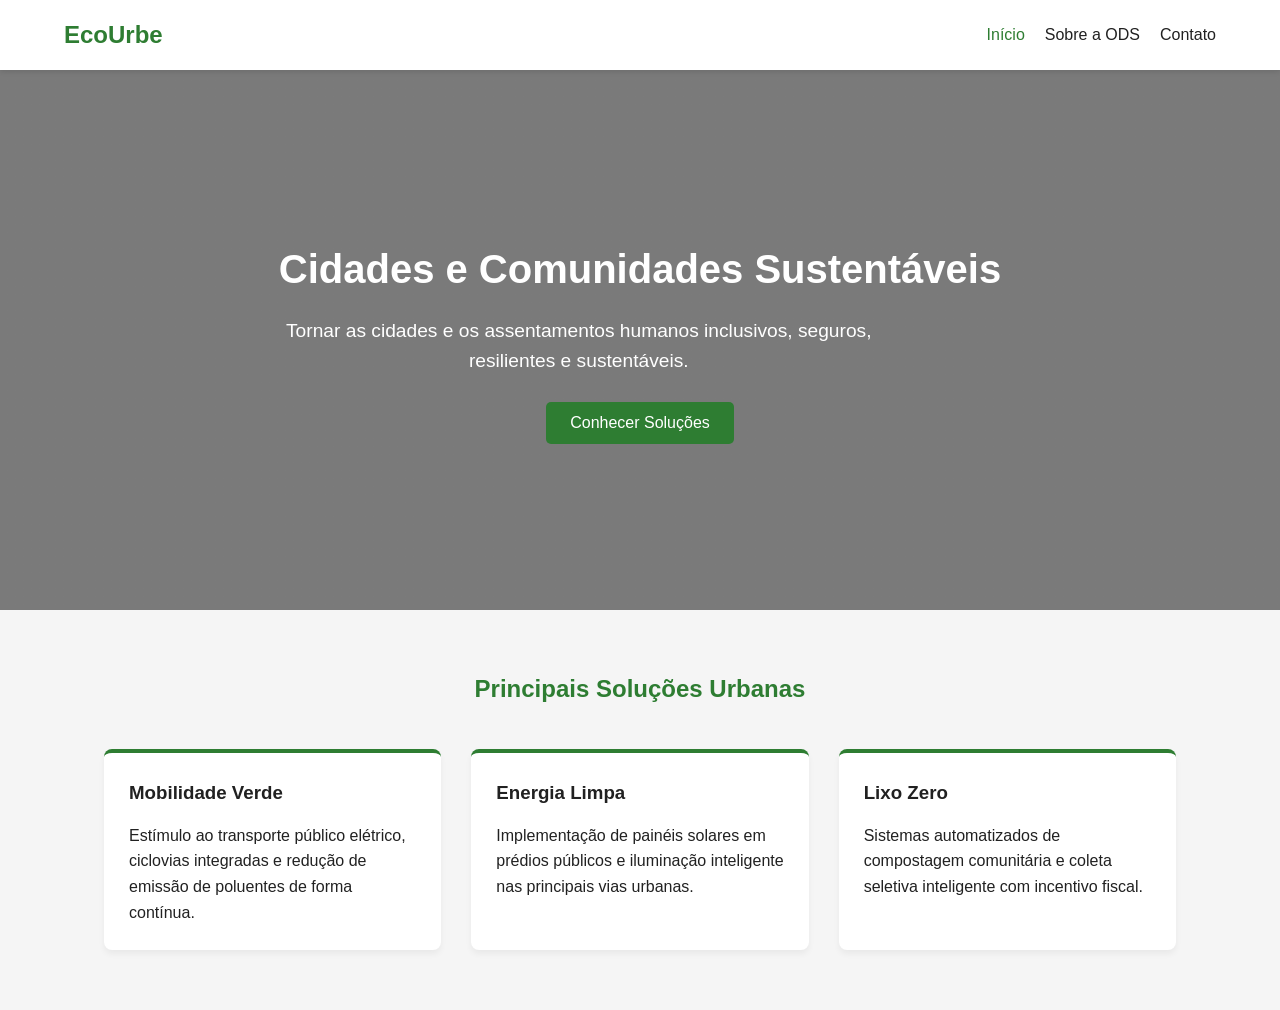
<file: index.html>
<!DOCTYPE html>
<html lang="pt-BR">
<head>
    <meta charset="UTF-8">
    <meta name="viewport" content="width=device-width, initial-scale=1.0">
    <title>EcoUrbe - ODS 11</title>
    <link rel="stylesheet" href="css/style.css">
</head>
<body>
    <header>
        <nav class="navbar">
            <a href="index.html" class="logo"> EcoUrbe</a>
            <ul class="nav-menu">
                <li><a href="index.html" class="active">Início</a></li>
                <li><a href="pages/sobre.html">Sobre a ODS</a></li>
                <li><a href="pages/contato.html">Contato</a></li>
            </ul>
        </nav>
    </header>

    <main class="hero">
        <div class="hero-content">
            <h1>Cidades e Comunidades Sustentáveis</h1>
            <p>Tornar as cidades e os assentamentos humanos inclusivos, seguros, resilientes e sustentáveis.</p>
            <button id="btnConhecer" class="btn">Conhecer Soluções</button>
        </div>
    </main>

    <section id="solucoes" class="features-section">
        <h2>Principais Soluções Urbanas</h2>
        <div class="cards-container">
            <div class="card">
                <h3>Mobilidade Verde</h3>
                <p>Estímulo ao transporte público elétrico, ciclovias integradas e redução de emissão de poluentes de forma contínua.</p>
            </div>
            <div class="card">
                <h3>Energia Limpa</h3>
                <p>Implementação de painéis solares em prédios públicos e iluminação inteligente nas principais vias urbanas.</p>
            </div>
            <div class="card">
                <h3>Lixo Zero</h3>
                <p>Sistemas automatizados de compostagem comunitária e coleta seletiva inteligente com incentivo fiscal.</p>
            </div>
        </div>
    </section>

    <script src="scripts/main.js"></script>
</body>
</html>
</file>
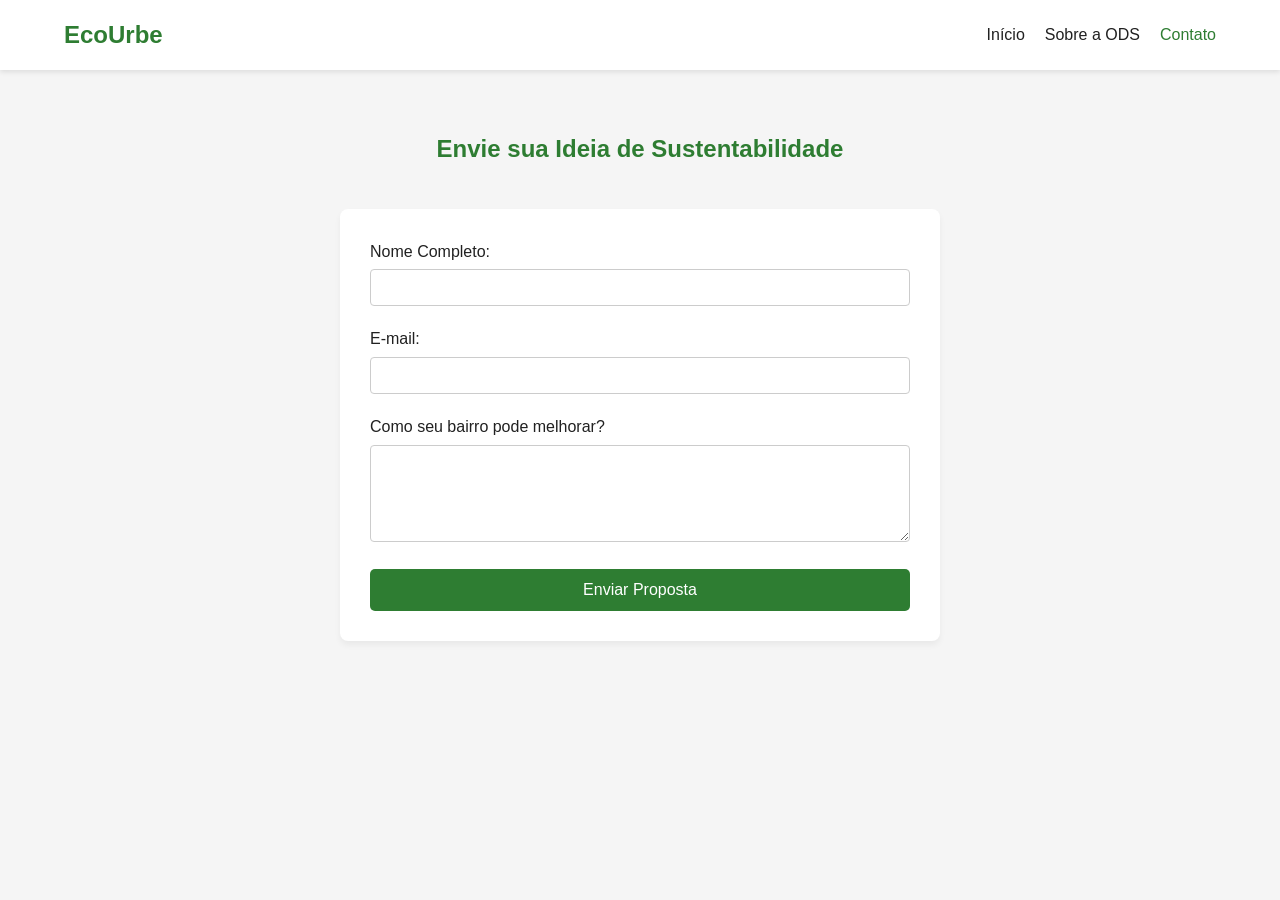
<file: pages/contato.html>
<!DOCTYPE html>
<html lang="pt-BR">
<head>
    <meta charset="UTF-8">
    <meta name="viewport" content="width=device-width, initial-scale=1.0">
    <title>Contato - EcoUrbe</title>
    <link rel="stylesheet" href="../css/style.css">
</head>
<body>
    <header>
        <nav class="navbar">
            <a href="../index.html" class="logo">EcoUrbe</a>
            <ul class="nav-menu">
                <li><a href="../index.html">Início</a></li>
                <li><a href="sobre.html">Sobre a ODS</a></li>
                <li><a href="contato.html" class="active">Contato</a></li>
            </ul>
        </nav>
    </header>

    <main class="content-section">
        <h2>Envie sua Ideia de Sustentabilidade</h2>
        <form id="formContato" class="form-contato">
            <div class="form-group">
                <label for="nome">Nome Completo:</label>
                <input type="text" id="nome" required>
            </div>
            <div class="form-group">
                <label for="email">E-mail:</label>
                <input type="email" id="email" required>
            </div>
            <div class="form-group">
                <label for="mensagem">Como seu bairro pode melhorar?</label>
                <textarea id="mensagem" rows="5" required></textarea>
            </div>
            <button type="submit" class="btn" style="width: 100%;">Enviar Proposta</button>
        </form>
    </main>
<script src="../scripts/main.js"></script>
</body>
</html>
</file>
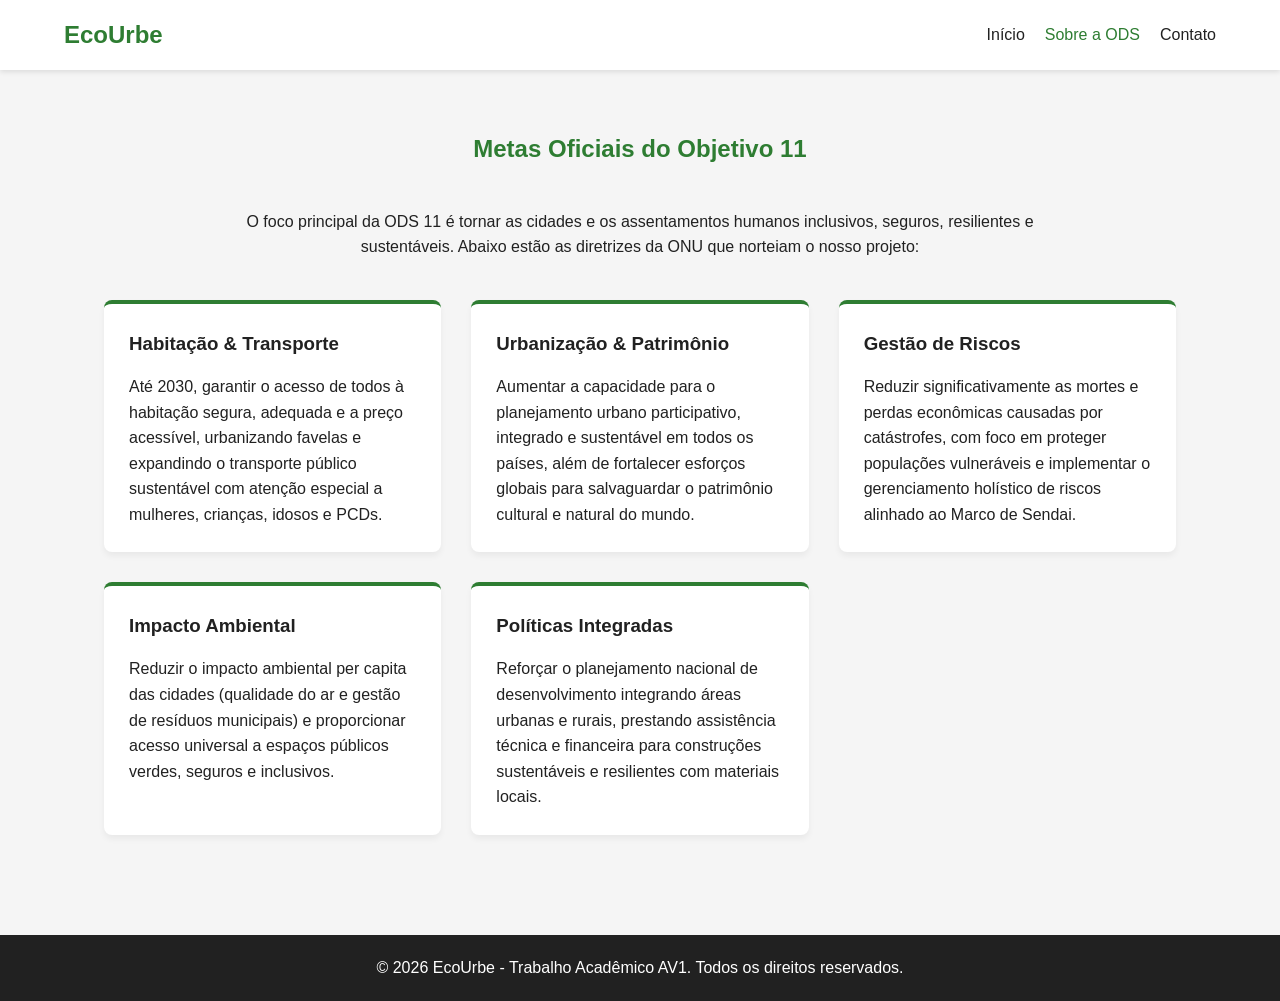
<file: pages/sobre.html>
<!DOCTYPE html>
<html lang="pt-BR">
<head>
    <meta charset="UTF-8">
    <meta name="viewport" content="width=device-width, initial-scale=1.0">
    <title>Metas ODS 11 - EcoUrbe</title>
    <link rel="stylesheet" href="../css/style.css">
</head>
<body>
    <header>
        <nav class="navbar">
            <a href="../index.html" class="logo"> EcoUrbe</a>
            <ul class="nav-menu">
                <li><a href="../index.html">Início</a></li>
                <li><a href="sobre.html" class="active">Sobre a ODS</a></li>
                <li><a href="contato.html">Contato</a></li>
            </ul>
        </nav>
    </header>

    <main class="content-section">
        <h2>Metas Oficiais do Objetivo 11</h2>
        <p style="text-align: center; margin-bottom: 40px; max-width: 800px; margin-left: auto; margin-right: auto;">
            O foco principal da ODS 11 é tornar as cidades e os assentamentos humanos inclusivos, seguros, resilientes e sustentáveis. Abaixo estão as diretrizes da ONU que norteiam o nosso projeto:
        </p>

        <div class="cards-container">
            <!-- Bloco 1: Infraestrutura e Habitação -->
            <div class="card">
                <h3> Habitação & Transporte </h3>
                <p>Até 2030, garantir o acesso de todos à habitação segura, adequada e a preço acessível, urbanizando favelas e expandindo o transporte público sustentável com atenção especial a mulheres, crianças, idosos e PCDs.</p>
            </div>

            <!-- Bloco 2: Planejamento e Cultura -->
            <div class="card">
                <h3>Urbanização & Patrimônio</h3>
                <p>Aumentar a capacidade para o planejamento urbano participativo, integrado e sustentável em todos os países, além de fortalecer esforços globais para salvaguardar o patrimônio cultural e natural do mundo.</p>
            </div>

            <!-- Bloco 3: Resiliência e Desastres -->
            <div class="card">
                <h3> Gestão de Riscos</h3>
                <p>Reduzir significativamente as mortes e perdas econômicas causadas por catástrofes, com foco em proteger populações vulneráveis e implementar o gerenciamento holístico de riscos alinhado ao Marco de Sendai.</p>
            </div>

            <!-- Bloco 4: Meio Ambiente Urbano -->
            <div class="card">
                <h3>Impacto Ambiental</h3>
                <p>Reduzir o impacto ambiental per capita das cidades (qualidade do ar e gestão de resíduos municipais) e proporcionar acesso universal a espaços públicos verdes, seguros e inclusivos.</p>
            </div>

            <!-- Bloco 5: Cooperação e Desenvolvimento -->
            <div class="card">
                <h3> Políticas Integradas</h3>
                <p>Reforçar o planejamento nacional de desenvolvimento integrando áreas urbanas e rurais, prestando assistência técnica e financeira para construções sustentáveis e resilientes com materiais locais.</p>
            </div>
        </div>
    </main>

    <footer>
        <p>&copy; 2026 EcoUrbe - Trabalho Acadêmico AV1. Todos os direitos reservados.</p>
    </footer>
</body>
</html>
</file>
<file: css/style.css>
:root {
    --primary-color: #2e7d32;
    --secondary-color: #81c784;
    --dark-color: #212121;
    --light-color: #f5f5f5;
}

* {
    margin: 0;
    padding: 0;
    box-sizing: border-box;
    font-family: 'Segoe UI', Tahoma, Geneva, Verdana, sans-serif;
}

body {
    background-color: var(--light-color);
    color: var(--dark-color);
    line-height: 1.6;
}

/* Navegação */
header {
    background-color: #ffffff;
    box-shadow: 0 2px 5px rgba(0,0,0,0.1);
    position: sticky;
    top: 0;
    z-index: 1000;
}

.navbar {
    display: flex;
    justify-content: space-between;
    align-items: center;
    padding: 1rem 5%;
}

.logo {
    font-size: 1.5rem;
    font-weight: bold;
    color: var(--primary-color);
    text-decoration: none;
}

.nav-menu {
    display: flex;
    list-style: none;
    gap: 20px;
}

.nav-menu a {
    text-decoration: none;
    color: var(--dark-color);
    font-weight: 500;
    transition: color 0.3s;
}

.nav-menu a:hover, .nav-menu a.active {
    color: var(--primary-color);
}

/* Banner Principal */
.hero {
    background: linear-gradient(rgba(0,0,0,0.5), rgba(0,0,0,0.5)), url('https://unsplash.com') no-repeat center center/cover;
    height: 60vh;
    display: flex;
    align-items: center;
    justify-content: center;
    text-align: center;
    color: white;
    padding: 0 20px;
}

.hero-content h1 {
    font-size: 2.5rem;
    margin-bottom: 15px;
}

.hero-content p {
    font-size: 1.2rem;
    margin-bottom: 25px;
    max-width: 600px;
}

.btn {
    background-color: var(--primary-color);
    color: white;
    padding: 12px 24px;
    border: none;
    border-radius: 5px;
    cursor: pointer;
    font-size: 1rem;
    transition: background 0.3s;
}

.btn:hover {
    background-color: #1b5e20;
}

/* Seções de Conteúdo */
.content-section, .features-section {
    padding: 60px 5%;
    max-width: 1200px;
    margin: 0 auto;
}

.features-section h2, .content-section h2 {
    text-align: center;
    margin-bottom: 40px;
    color: var(--primary-color);
}

.cards-container {
    display: grid;
    grid-template-columns: repeat(auto-fit, minmax(280px, 1fr));
    gap: 30px;
}

.card {
    background: white;
    padding: 25px;
    border-radius: 8px;
    box-shadow: 0 4px 6px rgba(0,0,0,0.05);
    border-top: 4px solid var(--primary-color);
}

.card h3 {
    margin-bottom: 15px;
}

/* Formulário */
.form-contato {
    max-width: 600px;
    margin: 0 auto;
    background: white;
    padding: 30px;
    border-radius: 8px;
    box-shadow: 0 4px 6px rgba(0,0,0,0.05);
}

.form-group {
    margin-bottom: 20px;
}

.form-group label {
    display: block;
    margin-bottom: 5px;
    font-weight: 500;
}

.form-group input, .form-group textarea {
    width: 100%;
    padding: 10px;
    border: 1px solid #ccc;
    border-radius: 4px;
}

/* Footer */
footer {
    background-color: var(--dark-color);
    color: white;
    text-align: center;
    padding: 20px;
    margin-top: 40px;
}

/* Responsividade Básica (Mobile) */
@media (max-width: 768px) {
    .navbar {
        flex-direction: column;
        gap: 15px;
    }
    .hero-content h1 {
        font-size: 1.8rem;
    }
}
</file>
